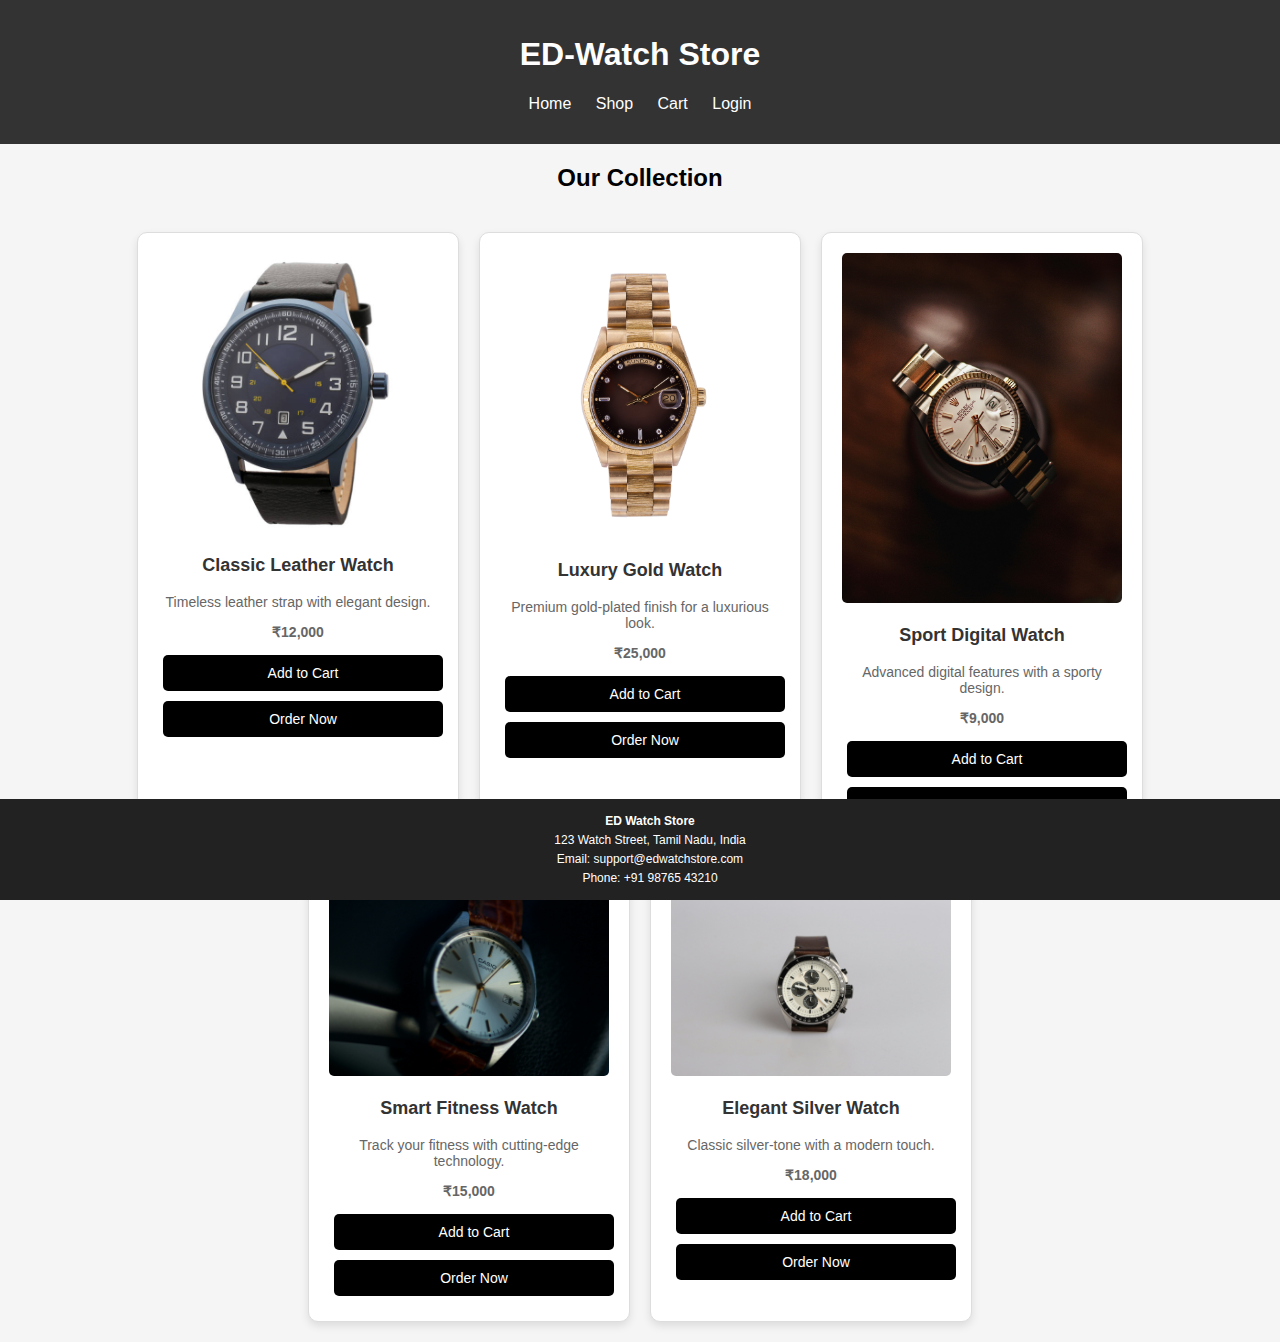
<file: index.html>
<!DOCTYPE html>
<html lang="en">
<head>
    <meta charset="UTF-8">
    <meta name="viewport" content="width=device-width, initial-scale=1.0">
    <title>Shop - Watch Store</title>
    <link rel="stylesheet" href="styles.css">
    <style>
        body {
            font-family: Arial, sans-serif;
            background-color: #f5f5f5;
            margin: 0;
            padding: 0;
        }
        .products {
            display: flex;
            flex-wrap: wrap;
            justify-content: center;
            gap: 20px;
            padding: 20px;
        }
        .product {
            border: 1px solid #ddd;
            padding: 20px;
            text-align: center;
            width: 280px;
            background: #fff;
            border-radius: 10px;
            box-shadow: 0 4px 8px rgba(0, 0, 0, 0.1);
            transition: transform 0.3s ease-in-out;
        }
        .product:hover {
            transform: scale(1.05);
        }
        .product img {
            width: 100%;
            height: auto;
            border-radius: 5px;
            object-fit: cover;
        }
        .product h3 {
            font-size: 18px;
            color: #333;
        }
        .product p {
            font-size: 14px;
            color: #666;
        }
        .price {
            font-size: 16px;
            font-weight: bold;
            color: #000;
            margin-bottom: 10px;
        }
        button {
            background-color: #000;
            color: #fff;
            border: none;
            padding: 10px;
            cursor: pointer;
            margin-top: 5px;
            border-radius: 5px;
            width: 100%;
            font-size: 14px;
        }
        button:hover {
            background-color: #333;
        }
        footer {
    background-color: #222;
    color: #fff;
    text-align: center;
    padding: 10px;
    font-size: 12px;
    margin-top: 20px;
}
        footer p {
            margin: 5px 0;
        }
    </style>
</head>
<body>

    <header>
        <h1>ED-Watch Store</h1>
        <nav>
            <ul>
                <li><a href="index.html">Home</a></li>
                <li><a href="shop.html">Shop</a></li>
                <li><a href="cart.html">Cart</a></li>
                <li><a href="login.html">Login</a></li>
            </ul>
        </nav>
    </header>

    <section class="shop">
        <h2>Our Collection</h2>
        <div class="products">
            <div class="product">
                <img src="images/watch1.jpg" alt="Classic Leather Watch">
                <h3>Classic Leather Watch</h3>
                <p>Timeless leather strap with elegant design.</p>
                <p class="price">₹12,000</p>
                <button onclick="addToCart('Classic Leather Watch', 12000)">Add to Cart</button>
                <button onclick="orderNow('Classic Leather Watch', 12000)">Order Now</button>
            </div>
            <div class="product">
                <img src="images/watch2.jpg" alt="Luxury Gold Watch">
                <h3>Luxury Gold Watch</h3>
                <p>Premium gold-plated finish for a luxurious look.</p>
                <p class="price">₹25,000</p>
                <button onclick="addToCart('Luxury Gold Watch', 25000)">Add to Cart</button>
                <button onclick="orderNow('Luxury Gold Watch', 25000)">Order Now</button>
            </div>
            <div class="product">
                <img src="images/watch3.jpg" alt="Sport Digital Watch">
                <h3>Sport Digital Watch</h3>
                <p>Advanced digital features with a sporty design.</p>
                <p class="price">₹9,000</p>
                <button onclick="addToCart('Sport Digital Watch', 9000)">Add to Cart</button>
                <button onclick="orderNow('Sport Digital Watch', 9000)">Order Now</button>
            </div>
            <div class="product">
                <img src="images/watch4.jpg" alt="Analog Watch">
                <h3>Smart Fitness Watch</h3>
                <p>Track your fitness with cutting-edge technology.</p>
                <p class="price">₹15,000</p>
                <button onclick="addToCart('Analog  Watch', 15000)">Add to Cart</button>
                <button onclick="orderNow('Analog  Watch', 15000)">Order Now</button>
            </div>
            <div class="product">
                <img src="images/watch5.jpg" alt="Elegant  Watch">
                <h3>Elegant Silver Watch</h3>
                <p>Classic silver-tone with a modern touch.</p>
                <p class="price">₹18,000</p>
                <button onclick="addToCart('Elegant  Watch', 18000)">Add to Cart</button>
                <button onclick="orderNow('Elegant  Watch', 18000)">Order Now</button>
            </div>
        </div>
    </section>

    <footer>
        <p><strong>ED Watch Store</strong></p>
        <p>123 Watch Street, Tamil Nadu, India</p>
        <p>Email: support@edwatchstore.com</p>
        <p>Phone: +91 98765 43210</p>
    </footer>

    <script>
        function addToCart(name, price) {
            let cart = JSON.parse(localStorage.getItem("cart")) || [];
            cart.push({ name, price });
            localStorage.setItem("cart", JSON.stringify(cart));
            window.location.href = "cart.html";
        }

        function orderNow(name, price) {
            localStorage.setItem("cart", JSON.stringify([{ name, price }]));
            window.location.href = "cart.html";
        }
    </script>
</body>
</html>
</file>
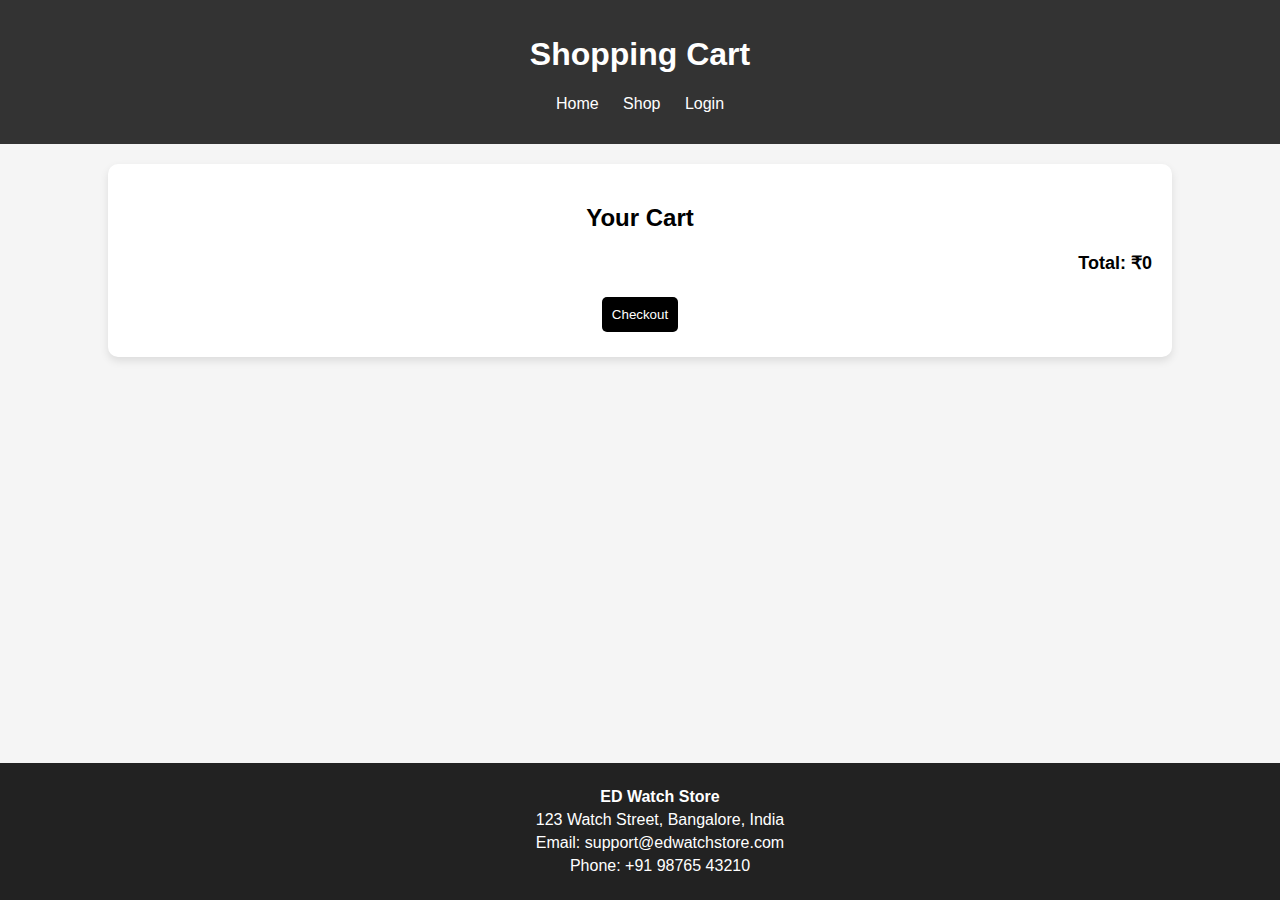
<file: cart.html>
<!DOCTYPE html>
<html lang="en">
<head>
    <meta charset="UTF-8">
    <meta name="viewport" content="width=device-width, initial-scale=1.0">
    <title>Shopping Cart - ED Watch Store</title>
    <link rel="stylesheet" href="styles.css">
    <style>
        body {
            font-family: Arial, sans-serif;
            background-color: #f5f5f5;
            margin: 0;
            padding: 0;
        }
        .cart-container {
            width: 80%;
            margin: 20px auto;
            background: #fff;
            padding: 20px;
            border-radius: 10px;
            box-shadow: 0 4px 8px rgba(0, 0, 0, 0.1);
        }
        .cart-item {
            display: flex;
            justify-content: space-between;
            padding: 10px;
            border-bottom: 1px solid #ddd;
        }
        .cart-item:last-child {
            border-bottom: none;
        }
        .total {
            font-size: 18px;
            font-weight: bold;
            text-align: right;
            margin-top: 20px;
        }
        button {
            background-color: #000;
            color: #fff;
            border: none;
            padding: 10px;
            cursor: pointer;
            border-radius: 5px;
        }
        button:hover {
            background-color: #333;
        }
        footer {
            background-color: #222;
            color: #fff;
            text-align: center;
            padding: 20px;
            margin-top: 30px;
        }
        footer p {
            margin: 5px 0;
        }
    </style>
</head>
<body>
    <header>
        <h1>Shopping Cart</h1>
        <nav>
            <ul>
                <li><a href="index.html">Home</a></li>
                <li><a href="shop.html">Shop</a></li>
                <li><a href="login.html">Login</a></li>
            </ul>
        </nav>
    </header>

    <div class="cart-container">
        <h2>Your Cart</h2>
        <div id="cart-items"></div>
        <p class="total">Total: ₹<span id="cart-total">0</span></p>
        <button onclick="checkout()">Checkout</button>
    </div>

    <footer>
        <p><strong>ED Watch Store</strong></p>
        <p>123 Watch Street, Bangalore, India</p>
        <p>Email: support@edwatchstore.com</p>
        <p>Phone: +91 98765 43210</p>
    </footer>

    <script>
        function loadCart() {
            let cart = JSON.parse(localStorage.getItem('cart')) || [];
            let cartItems = document.getElementById("cart-items");
            let total = 0;
            cartItems.innerHTML = "";
            
            cart.forEach((item, index) => {
                let div = document.createElement("div");
                div.classList.add("cart-item");
                div.innerHTML = `<span>${item.name}</span> <span>₹${item.price}</span> <button onclick="removeFromCart(${index})">Remove</button>`;
                cartItems.appendChild(div);
                total += item.price;
            });
            document.getElementById("cart-total").innerText = total;
        }

        function removeFromCart(index) {
            let cart = JSON.parse(localStorage.getItem('cart')) || [];
            cart.splice(index, 1);
            localStorage.setItem('cart', JSON.stringify(cart));
            loadCart();
        }

        function checkout() {
            alert("Proceeding to checkout...");
            localStorage.removeItem('cart');
            loadCart();
        }

        loadCart();
    </script>
</body>
</html>
</file>
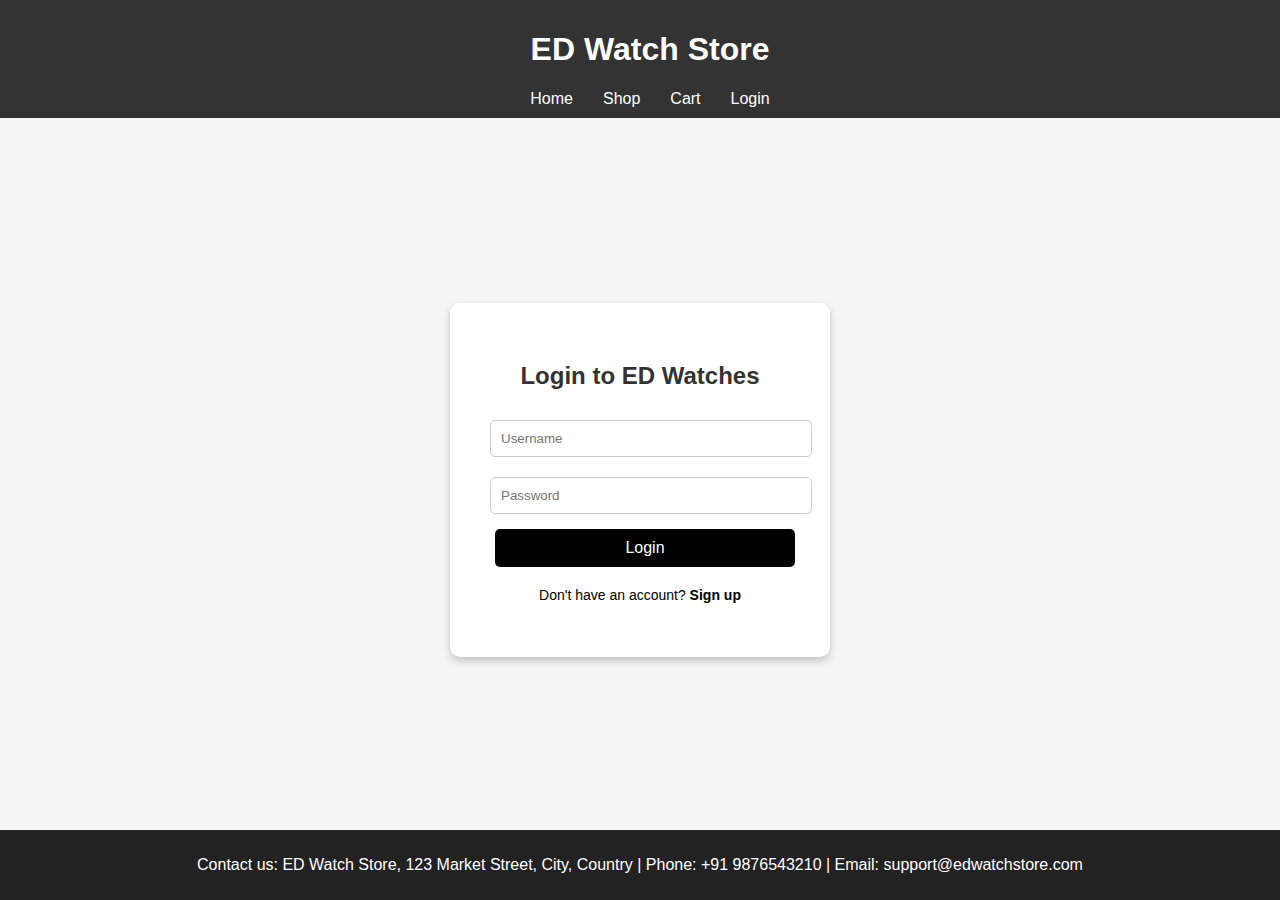
<file: login.html>
<!DOCTYPE html>
<html lang="en">
<head>
    <meta charset="UTF-8">
    <meta name="viewport" content="width=device-width, initial-scale=1.0">
    <title>Login - ED Watches</title>
    <link rel="stylesheet" href="styles.css">
    <style>
        body {
            font-family: Arial, sans-serif;
            background-color: #f5f5f5;
            margin: 0;
            padding: 0;
            display: flex;
            flex-direction: column;
            align-items: center;
            justify-content: center;
            height: 100vh;
        }
        header {
            width: 100%;
            background: #333;
            color: #fff;
            padding: 10px;
            text-align: center;
            position: absolute;
            top: 0;
            left: 0;
        }
        nav ul {
            list-style-type: none;
            padding: 0;
            margin: 0;
            display: flex;
            justify-content: center;
        }
        nav ul li {
            margin: 0 15px;
        }
        nav ul li a {
            color: #fff;
            text-decoration: none;
            font-size: 16px;
        }
        .login-container {
            background: #fff;
            padding: 40px;
            border-radius: 10px;
            box-shadow: 0 4px 8px rgba(0, 0, 0, 0.2);
            text-align: center;
            width: 300px;
            margin-top: 60px;
        }
        .login-container h2 {
            margin-bottom: 20px;
            color: #333;
        }
        .login-container input {
            width: 100%;
            padding: 10px;
            margin: 10px 0;
            border: 1px solid #ccc;
            border-radius: 5px;
        }
        .login-container button {
            width: 100%;
            padding: 10px;
            background-color: #000;
            color: #fff;
            border: none;
            border-radius: 5px;
            cursor: pointer;
            font-size: 16px;
        }
        .login-container button:hover {
            background-color: #333;
        }
        .login-container p {
            margin-top: 15px;
            font-size: 14px;
        }
        .login-container a {
            color: #000;
            text-decoration: none;
            font-weight: bold;
        }
        .login-container a:hover {
            text-decoration: underline;
        }
        footer {
            background-color: #222;
            color: #fff;
            text-align: center;
            padding: 10px;
            position: absolute;
            bottom: 0;
            width: 100%;
        }
    </style>
</head>
<body>
    <header>
        <h1>ED Watch Store</h1>
        <nav>
            <ul>
                <li><a href="index.html">Home</a></li>
                <li><a href="shop.html">Shop</a></li>
                <li><a href="cart.html">Cart</a></li>
                <li><a href="login.html">Login</a></li>
            </ul>
        </nav>
    </header>

    <div class="login-container">
        <h2>Login to ED Watches</h2>
        <form id="login-form">
            <input type="text" id="username" placeholder="Username" required>
            <input type="password" id="password" placeholder="Password" required>
            <button type="submit">Login</button>
        </form>
        <p>Don't have an account? <a href="register.html">Sign up</a></p>
    </div>

    <footer>
        <p>Contact us: ED Watch Store, 123 Market Street, City, Country | Phone: +91 9876543210 | Email: support@edwatchstore.com</p>
    </footer>

    <script>
        document.getElementById('login-form').addEventListener('submit', function(event) {
            event.preventDefault();
            const username = document.getElementById('username').value;
            const password = document.getElementById('password').value;
            
            if (username === 'dhiva' && password === '12345') {
                alert('Login successful!');
                window.location.href = 'shop.html';
            } else {
                alert('Invalid username or password');
            }
        });
    </script>
</body>
</html>
</file>
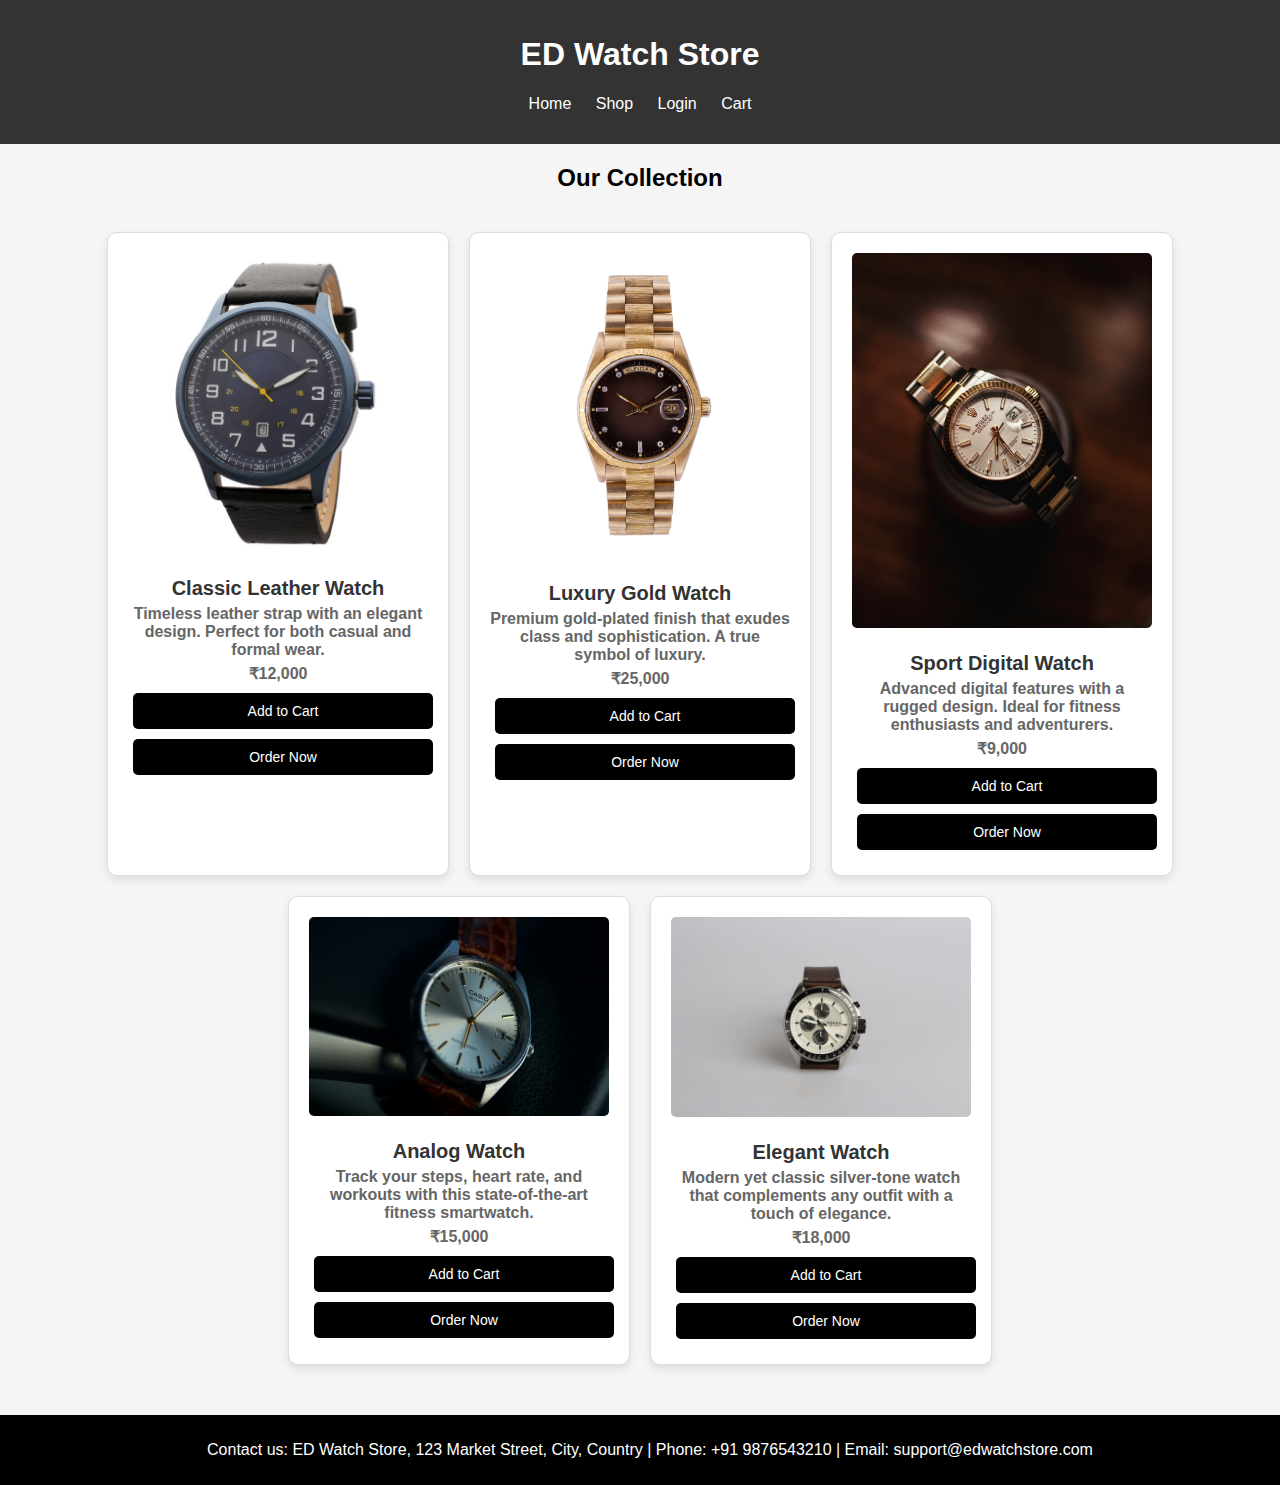
<file: shop.html>
<!DOCTYPE html>
<html lang="en">
<head>
    <meta charset="UTF-8">
    <meta name="viewport" content="width=device-width, initial-scale=1.0">
    <title>Shop - ED Watch Store</title>
    <link rel="stylesheet" href="styles.css">
    <style>
        body {
            font-family: Arial, sans-serif;
            background-color: #f5f5f5;
            margin: 0;
            padding: 0;
        }
        .products {
            display: flex;
            flex-wrap: wrap;
            justify-content: center;
            gap: 20px;
            padding: 20px;
        }
        .product {
            border: 1px solid #ddd;
            padding: 20px;
            text-align: center;
            width: 300px;
            background: #fff;
            border-radius: 10px;
            box-shadow: 0 4px 8px rgba(0, 0, 0, 0.1);
        }
        .product img {
            width: 100%;
            height: auto;
            border-radius: 5px;
        }
        .product h3 {
            font-size: 20px;
            color: #333;
            margin-bottom: 5px;
        }
        .product p {
            font-size: 16px;
            color: #666;
            margin: 5px 0;
        }
        .price {
            font-size: 18px;
            font-weight: bold;
            color: #000;
            margin-bottom: 10px;
        }
        button {
            background-color: #000;
            color: #fff;
            border: none;
            padding: 10px;
            cursor: pointer;
            margin-top: 5px;
            border-radius: 5px;
            width: 100%;
            font-size: 14px;
        }
        button:hover {
            background-color: #333;
        }
        footer {
            background-color: #000;
            color: #fff;
            text-align: center;
            padding: 10px;
            position: relative;
            width: 100%;
            margin-top: 30px;
        }
    </style>
</head>
<body>
    <header>
        <h1>ED Watch Store</h1>
        <nav>
            <ul>
                <li><a href="index.html">Home</a></li>
                <li><a href="shop.html">Shop</a></li>
                <li><a href="login.html">Login</a></li>
                <li><a href="cart.html">Cart</a></li>
            </ul>
        </nav>
    </header>

    <section class="shop">
        <h2>Our Collection</h2>
        <div class="products">
            <div class="product">
                <img src="images/watch1.jpg" alt="Classic Leather Watch">
                <h3>Classic Leather Watch</h3>
                <p><strong>Timeless leather strap with an elegant design. Perfect for both casual and formal wear.</strong></p>
                <p class="price">₹12,000</p>
                <button onclick="addToCart('Classic Leather Watch', 12000)">Add to Cart</button>
                <button onclick="buyNow('Classic Leather Watch', 12000)">Order Now</button>
            </div>
            <div class="product">
                <img src="images/watch2.jpg" alt="Luxury Gold Watch">
                <h3>Luxury Gold Watch</h3>
                <p><strong>Premium gold-plated finish that exudes class and sophistication. A true symbol of luxury.</strong></p>
                <p class="price">₹25,000</p>
                <button onclick="addToCart('Luxury Gold Watch', 25000)">Add to Cart</button>
                <button onclick="buyNow('Luxury Gold Watch', 25000)">Order Now</button>
            </div>
            <div class="product">
                <img src="images/watch3.jpg" alt="Sport Digital Watch">
                <h3>Sport Digital Watch</h3>
                <p><strong>Advanced digital features with a rugged design. Ideal for fitness enthusiasts and adventurers.</strong></p>
                <p class="price">₹9,000</p>
                <button onclick="addToCart('Sport Digital Watch', 9000)">Add to Cart</button>
                <button onclick="buyNow('Sport Digital Watch', 9000)">Order Now</button>
            </div>
            <div class="product">
                <img src="images/watch4.jpg" alt="Analog Watch">
                <h3>Analog Watch</h3>
                <p><strong>Track your steps, heart rate, and workouts with this state-of-the-art fitness smartwatch.</strong></p>
                <p class="price">₹15,000</p>
                <button onclick="addToCart('Analog Watch', 15000)">Add to Cart</button>
                <button onclick="buyNow('Analog Watch', 15000)">Order Now</button>
            </div>
            <div class="product">
                <img src="images/watch5.jpg" alt="Elegant  Watch">
                <h3>Elegant  Watch</h3>
                <p><strong>Modern yet classic silver-tone watch that complements any outfit with a touch of elegance.</strong></p>
                <p class="price">₹18,000</p>
                <button onclick="addToCart('Elegant  Watch', 18000)">Add to Cart</button>
                <button onclick="buyNow('Elegant  Watch', 18000)">Order Now</button>
            </div>
        </div>
    </section>

    <footer>
        <p>Contact us: ED Watch Store, 123 Market Street, City, Country | Phone: +91 9876543210 | Email: support@edwatchstore.com</p>
    </footer>

    <script>
        function addToCart(name, price) {
            let cart = JSON.parse(localStorage.getItem('cart')) || [];
            cart.push({ name, price });
            localStorage.setItem('cart', JSON.stringify(cart));
            alert(name + " added to cart!");
        }

        function buyNow(name, price) {
            let cart = [{ name, price }];
            localStorage.setItem('cart', JSON.stringify(cart));
            window.location.href = 'cart.html';
        }
    </script>
</body>
</html>
</file>
<file: styles.css>
body {
    font-family: Arial, sans-serif;
    margin: 0;
    padding: 0;
    text-align: center;
}

header {
    background-color: #333;
    color: white;
    padding: 15px;
}

nav ul {
    list-style: none;
    padding: 0;
}

nav ul li {
    display: inline;
    margin: 0 10px;
}

nav ul li a {
    color: white;
    text-decoration: none;
}

main {
    padding: 20px;
}

.product-list {
    display: flex;
    flex-wrap: wrap;
    justify-content: center;
    gap: 20px;
}

.product {
    border: 1px solid #ddd;
    padding: 15px;
    width: 200px;
    text-align: center;
}

button {
    background-color: #008CBA;
    color: white;
    padding: 10px;
    border: none;
    cursor: pointer;
    margin: 5px;
}

button:hover {
    background-color: #005f73;
}

footer {
    background-color: #333;
    color: white;
    padding: 10px;
    position: fixed;
    bottom: 0;
    width: 100%;
}
</file>
